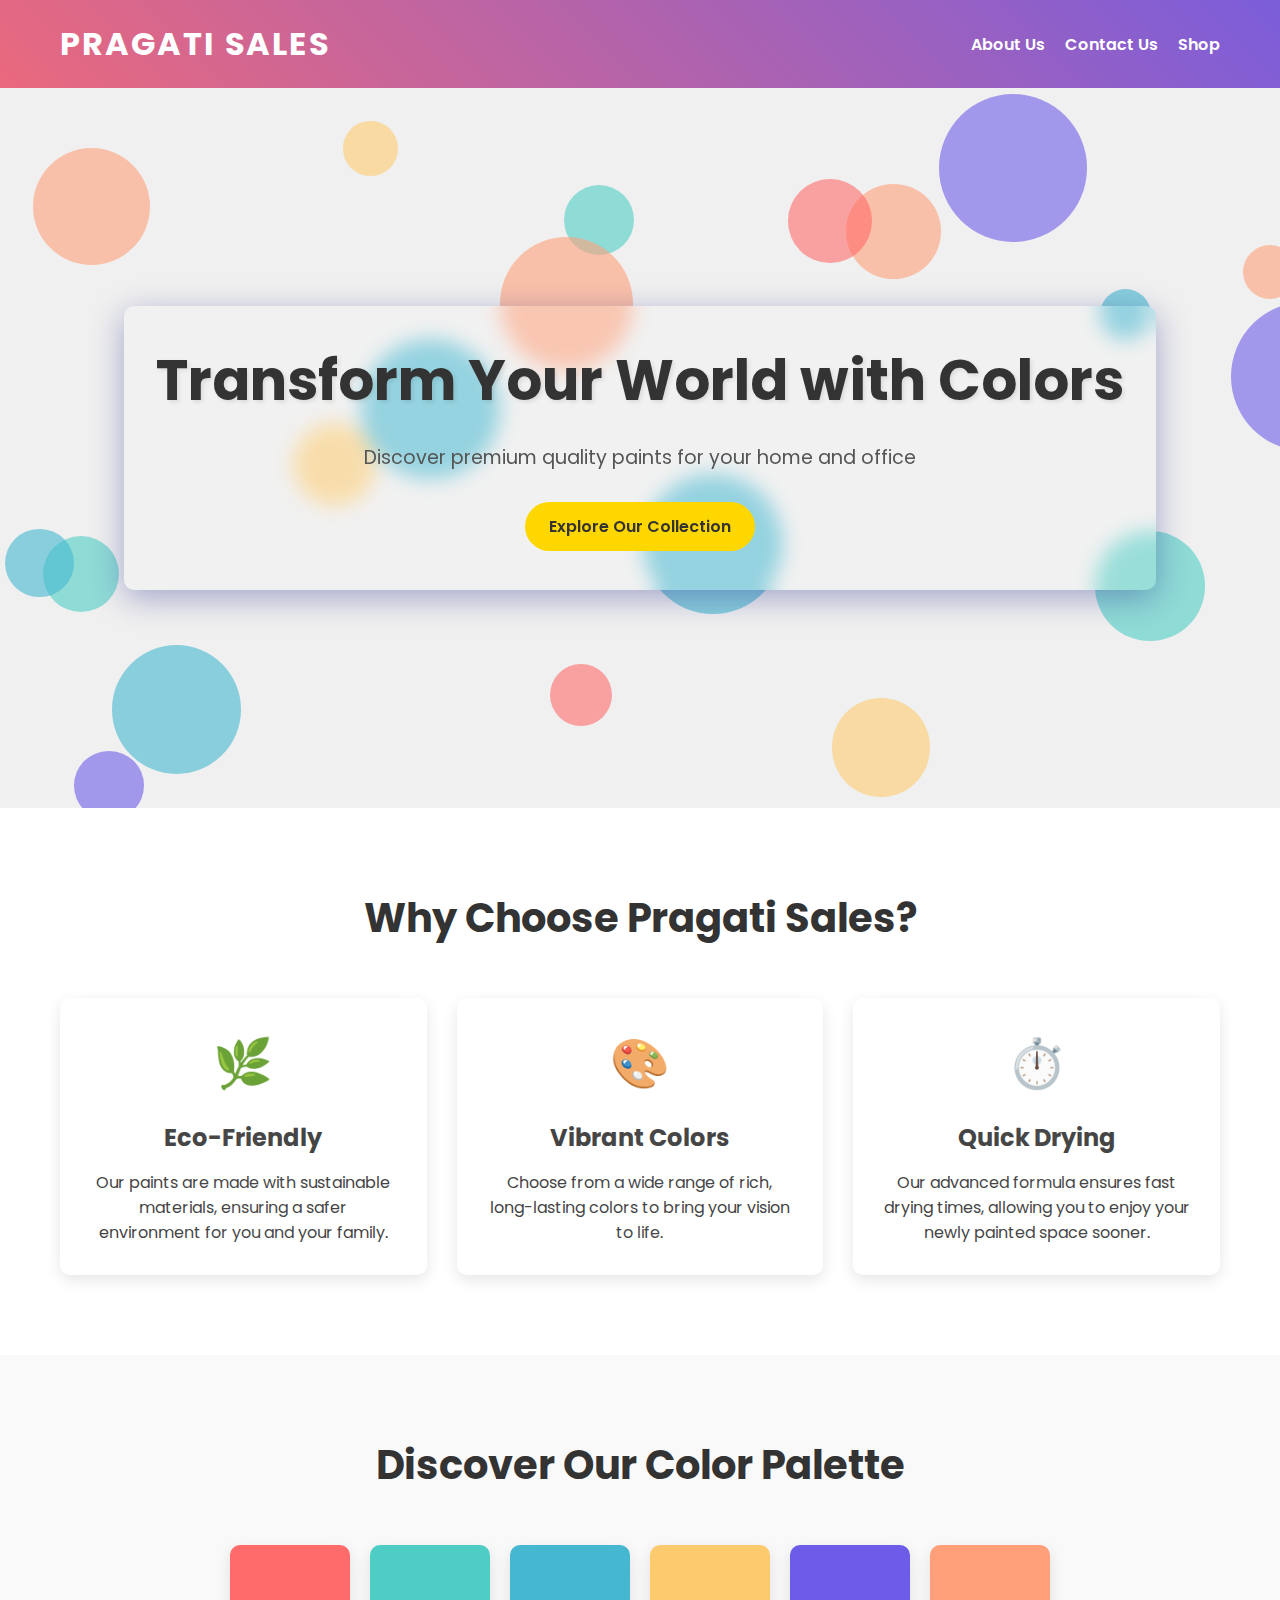
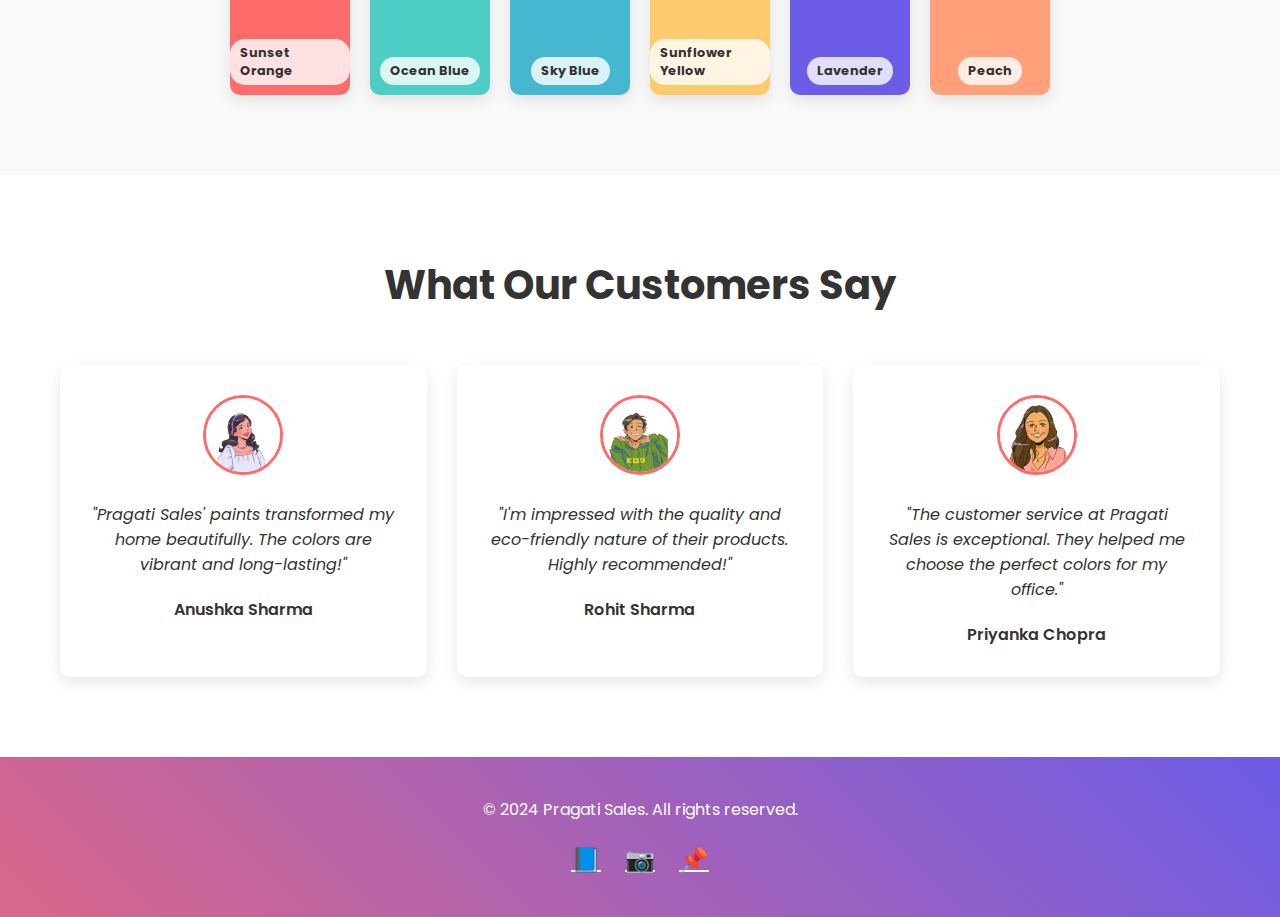
<file: index.html>
<!DOCTYPE html>
<html lang="en">
<head>
    <meta charset="UTF-8">
    <meta name="viewport" content="width=device-width, initial-scale=1.0">
    <title>Pragati Sales - A World of Colors</title>
    <link rel="stylesheet" href="style.css">
</head>
<body>
    <header>
        <div class="container">
            <nav>
                <div class="logo">Pragati Sales</div>
                <div class="nav-links">
                    <a href="./about_us/about_us.html">About Us</a>
                    <a href="./contact_us/contact_us.html">Contact Us</a>
                    <a href="./products/products.html">Shop</a>
                </div>
            </nav>
        </div>
    </header>

    <main>
        <section class="hero">
            <div class="paint-splash" id="paintSplash"></div>
            <div class="hero-content">
                <h1>Transform Your World with Colors</h1>
                <p>Discover premium quality paints for your home and office</p>
                <a href="./products/products.html" class="cta-button">Explore Our Collection</a>
            </div>
        </section>

        <section class="features">
            <div class="container">
                <h2>Why Choose Pragati Sales?</h2>
                <div class="feature-grid">
                    <div class="feature-card">
                        <div class="feature-icon">🌿</div>
                        <h3>Eco-Friendly</h3>
                        <p>Our paints are made with sustainable materials, ensuring a safer environment for you and your family.</p>
                    </div>
                    <div class="feature-card">
                        <div class="feature-icon">🎨</div>
                        <h3>Vibrant Colors</h3>
                        <p>Choose from a wide range of rich, long-lasting colors to bring your vision to life.</p>
                    </div>
                    <div class="feature-card">
                        <div class="feature-icon">⏱️</div>
                        <h3>Quick Drying</h3>
                        <p>Our advanced formula ensures fast drying times, allowing you to enjoy your newly painted space sooner.</p>
                    </div>
                </div>
            </div>
        </section>

        <section class="color-palette">
            <div class="container">
                <h2>Discover Our Color Palette</h2>
                <div class="palette-container" id="colorPalette"></div>
            </div>
        </section>

        <section class="testimonials">
            <div class="container">
                <h2>What Our Customers Say</h2>
                <div class="testimonial-grid">
                    <div class="testimonial-card">
                        <img src="./assets/Anushka_Sharma.png" alt="Customer 1">
                        <p>"Pragati Sales' paints transformed my home beautifully. The colors are vibrant and long-lasting!"</p>
                        <h4>Anushka Sharma</h4>
                    </div>
                    <div class="testimonial-card">
                        <img src="./assets/Rohit_Sharma.png" alt="Customer 2">
                        <p>"I'm impressed with the quality and eco-friendly nature of their products. Highly recommended!"</p>
                        <h4>Rohit Sharma</h4>
                    </div>
                    <div class="testimonial-card">
                        <img src="./assets/Priyanka_Chopra.png" alt="Customer 3">
                        <p>"The customer service at Pragati Sales is exceptional. They helped me choose the perfect colors for my office."</p>
                        <h4>Priyanka Chopra</h4>
                    </div>
                </div>
            </div>
        </section>
    </main>

    <footer>
        <div class="container">
            <p>&copy; 2024 Pragati Sales. All rights reserved.</p>
            <div class="social-links">
                <a href="./products/products.html" aria-label="Shop">📘</a>
                <a href="./about_us/about_us.html" aria-label="About us ">📷</a>             
                <a href="./contact_us/contact_us.html" aria-label="Contact us ">📌</a>
            </div>
        </div>
    </footer>

    <script src="script.js"></script>
</body>
</html>
<!-- .--- . -. .. ... ....  |  ... .... --- -... .... .. - -->
<!-- "From Ideas to Reality" -->
</file>
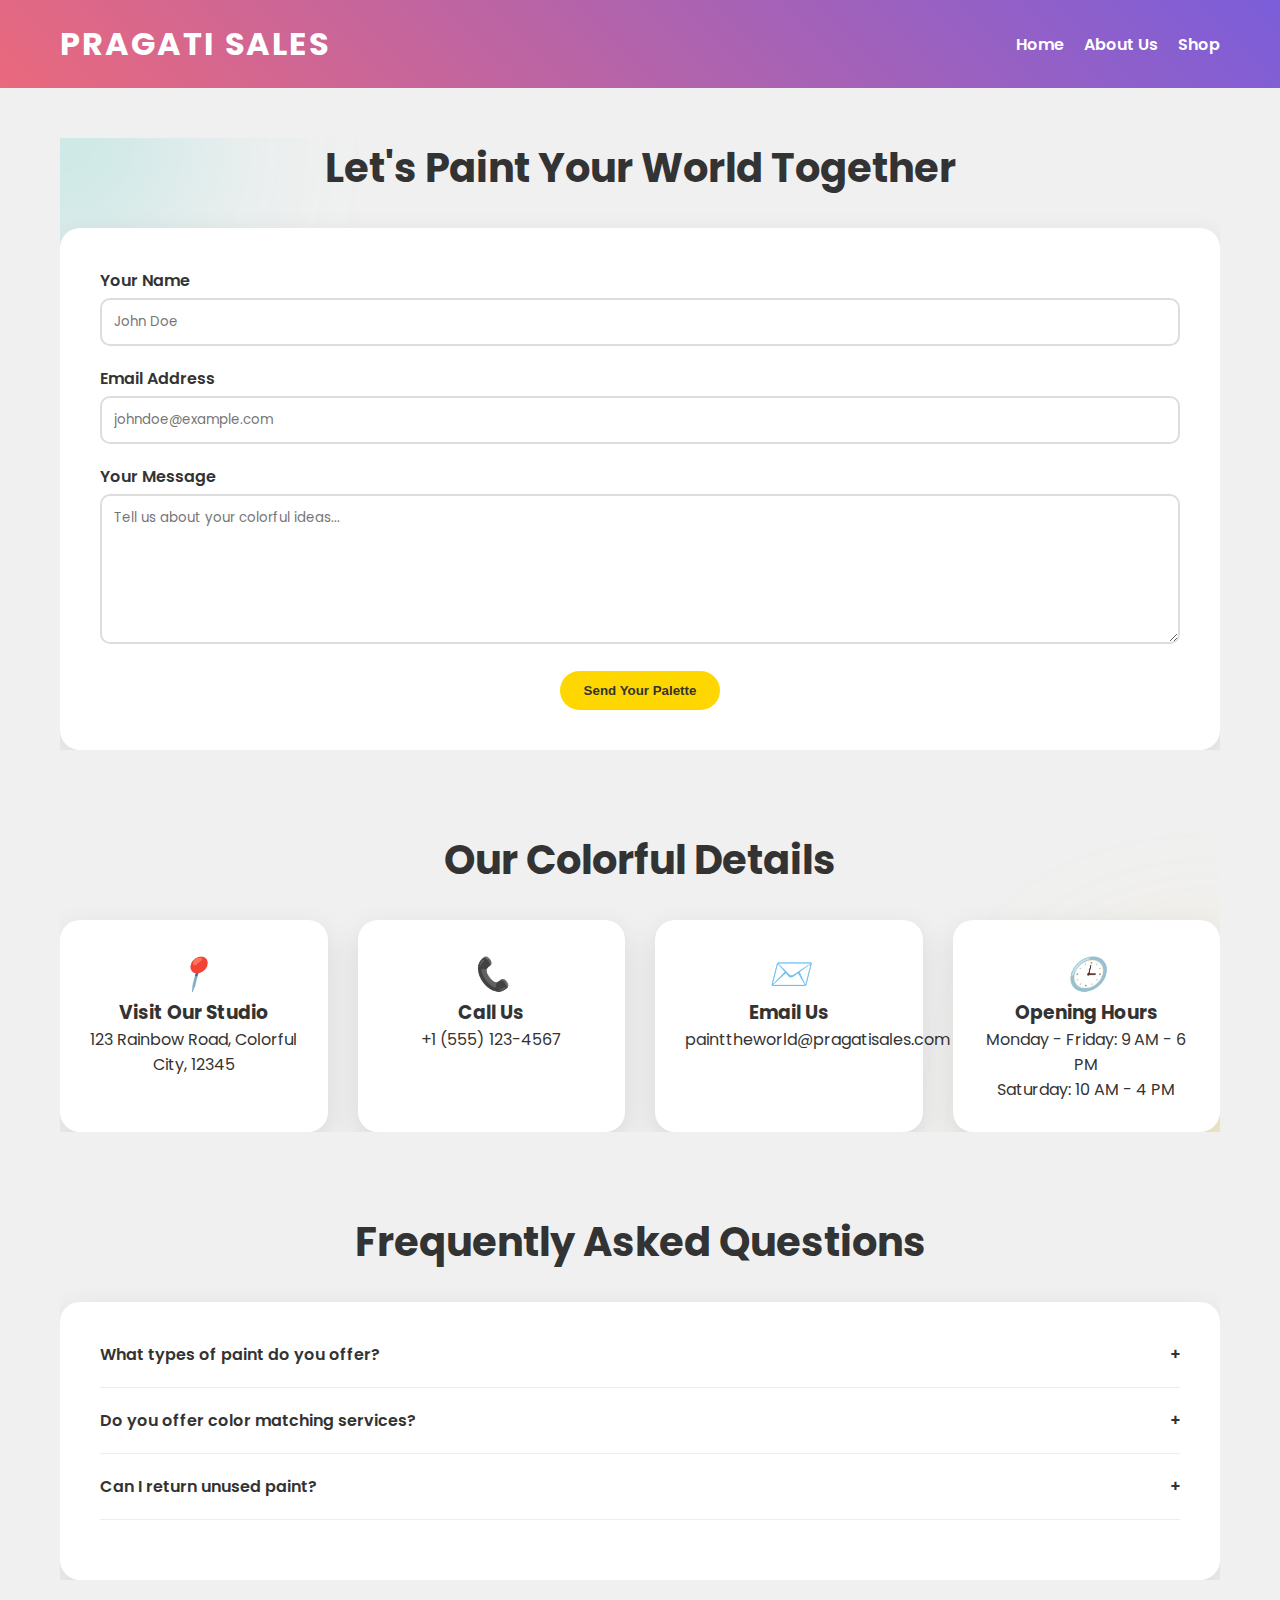
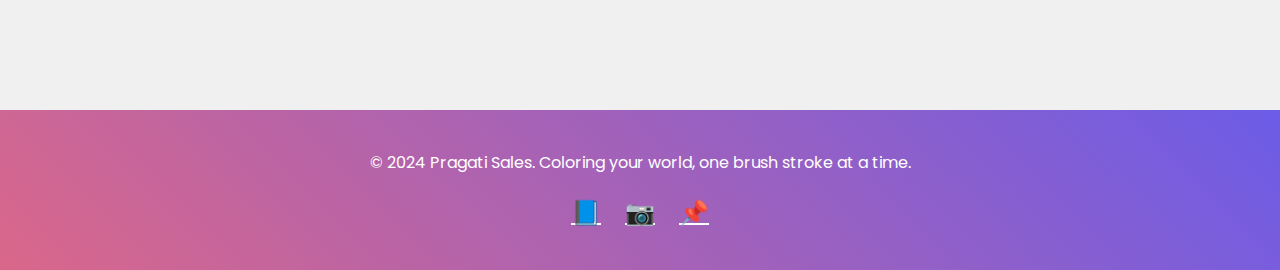
<file: contact_us/contact_us.html>
<!DOCTYPE html>
<html lang="en">
<head>
    <meta charset="UTF-8">
    <meta name="viewport" content="width=device-width, initial-scale=1.0">
    <title>Contact Us - Pragati Sales</title>
    <link rel="stylesheet" href="style.css">
</head>
<body>
    <header>
        <div class="container">
            <nav>
                <div class="logo">Pragati Sales</div>
                <div class="nav-links">
                    <a href="../index.html">Home</a>
                    <a href="../about_us/about_us.html">About Us</a>
                    <a href="../products/products.html">Shop</a>
                </div>
            </nav>
        </div>
    </header>

    <main>
        <div class="container">
            <section class="section">
                <div class="paint-splash splash-1"></div>
                <h1>Let's Paint Your World Together</h1>
                <div class="contact-form">
                    <form>
                        <div class="form-group">
                            <label for="name">Your Name</label>
                            <input type="text" id="name" name="name" required placeholder="John Doe">
                        </div>
                        <div class="form-group">
                            <label for="email">Email Address</label>
                            <input type="email" id="email" name="email" required placeholder="johndoe@example.com">
                        </div>
                        <div class="form-group">
                            <label for="message">Your Message</label>
                            <textarea id="message" name="message" required placeholder="Tell us about your colorful ideas..."></textarea>
                        </div>
                        <button type="submit">Send Your Palette</button>
                    </form>
                </div>
            </section>

            <section class="section">
                <div class="paint-splash splash-2"></div>
                <h2>Our Colorful Details</h2>
                <div class="contact-info">
                    <div class="info-card">
                        <i>📍</i>
                        <h3>Visit Our Studio</h3>
                        <p>123 Rainbow Road, Colorful City, 12345</p>
                    </div>
                    <div class="info-card">
                        <i>📞</i>
                        <h3>Call Us</h3>
                        <p>+1 (555) 123-4567</p>
                    </div>
                    <div class="info-card">
                        <i>✉️</i>
                        <h3>Email Us</h3>
                        <p>painttheworld@pragatisales.com</p>
                    </div>
                    <div class="info-card">
                        <i>🕒</i>
                        <h3>Opening Hours</h3>
                        <p>Monday - Friday: 9 AM - 6 PM</p>
                        <p>Saturday: 10 AM - 4 PM</p>
                    </div>
                </div>
            </section>

            <section class="section">
                <h2>Frequently Asked Questions</h2>
                <div class="faq">
                    <div class="faq-item">
                        <div class="faq-question">
                            What types of paint do you offer?
                            <span>+</span>
                        </div>
                        <div class="faq-answer">
                            We offer a wide range of paints including interior, exterior, specialty, and eco-friendly options. Our collection covers various finishes such as matte, semi-gloss, and high-gloss.
                        </div>
                    </div>
                    <div class="faq-item">
                        <div class="faq-question">
                            Do you offer color matching services?
                            <span>+</span>
                        </div>
                        <div class="faq-answer">
                            Yes, we provide professional color matching services. Bring in a sample, and we'll create a perfect match for your needs.
                        </div>
                    </div>
                    <div class="faq-item">
                        <div class="faq-question">
                            Can I return unused paint?
                            <span>+</span>
                        </div>
                        <div class="faq-answer">
                            We accept returns of unopened paint cans within 30 days of purchase. Custom-mixed colors cannot be returned, so please be sure of your choice before ordering.
                        </div>
                    </div>
                </div>
            </section>
        </div>
    </main>

    <footer>
        <div class="container">
            <p>&copy; 2024 Pragati Sales. Coloring your world, one brush stroke at a time.</p>
            <div class="social-links">
                <a href="../index.html" aria-label="Facebook">📘</a>
                <a href="../products/products.html" aria-label="Instagram">📷</a>
                
                <a href="../about_us/about_us.html" aria-label="About_Us">📌</a>
            </div>
        </div>
    </footer>
    <script src="script.js"></script>
</body>
</html>
</file>
<file: style.css>
@import url('https://fonts.googleapis.com/css2?family=Poppins:wght@300;400;600;700&display=swap');

* {
    margin: 0;
    padding: 0;
    box-sizing: border-box;
}

body {
    font-family: 'Poppins', sans-serif;
    background: #f0f0f0;
    color: #333;
    overflow-x: hidden;
}

.container {
    max-width: 1200px;
    margin: 0 auto;
    padding: 0 20px;
}

header {
    background: linear-gradient(45deg, #FF6B6B, #6C5CE7, #4ECDC4, #FFD93D);
    background-size: 400% 400%;
    animation: gradientBG 15s ease infinite;
    color: white;
    padding: 20px 0;
    position: relative;
    overflow: hidden;
}

@keyframes gradientBG {
    0% { background-position: 0% 50%; }
    50% { background-position: 100% 50%; }
    100% { background-position: 0% 50%; }
}

nav {
    display: flex;
    justify-content: space-between;
    align-items: center;
}

.logo {
    font-size: 2rem;
    font-weight: 700;
    text-transform: uppercase;
    letter-spacing: 2px;
}

.nav-links {
    display: flex;
    gap: 20px;
}

.nav-links a {
    color: white;
    text-decoration: none;
    font-weight: 600;
    transition: all 0.3s ease;
}

.nav-links a:hover {
    color: #FFD700;
    text-shadow: 0 0 10px rgba(255, 215, 0, 0.5);
}

.hero {
    min-height: 80vh;
    display: flex;
    align-items: center;
    justify-content: center;
    text-align: center;
    position: relative;
    overflow: hidden;
}

.hero-content {
    z-index: 1;
    padding: 2rem;
    border-radius: 10px;
    background: rgba(255, 255, 255, 0.1);
    backdrop-filter: blur(10px);
    box-shadow: 0 8px 32px rgba(31, 38, 135, 0.37);
}

.hero h1 {
    font-size: 3.5rem;
    margin-bottom: 20px;
    color: #333;
    text-shadow: 2px 2px 4px rgba(0,0,0,0.1);
}

.hero p {
    font-size: 1.2rem;
    margin-bottom: 30px;
    color: #555;
}

.cta-button {
    display: inline-block;
    background: #FFD700;
    color: #333;
    padding: 12px 24px;
    border-radius: 30px;
    text-decoration: none;
    font-weight: 600;
    transition: all 0.3s ease;
    position: relative;
    overflow: hidden;
}

.cta-button:before {
    content: '';
    position: absolute;
    top: 0;
    left: -100%;
    width: 100%;
    height: 100%;
    background: linear-gradient(120deg, transparent, rgba(255, 255, 255, 0.3), transparent);
    transition: all 0.5s;
}

.cta-button:hover:before {
    left: 100%;
}

.cta-button:hover {
    background: #FFA500;
    color: #fff;
    box-shadow: 0 5px 15px rgba(0, 0, 0, 0.1);
}

.features {
    padding: 80px 0;
    background: white;
}

.features h2 {
    text-align: center;
    font-size: 2.5rem;
    margin-bottom: 50px;
    color: #333;
}

.feature-grid {
    display: grid;
    grid-template-columns: repeat(auto-fit, minmax(250px, 1fr));
    gap: 30px;
}

.feature-card {
    background: #fff;
    border-radius: 10px;
    padding: 30px;
    text-align: center;
    box-shadow: 0 5px 15px rgba(0, 0, 0, 0.1);
    transition: all 0.3s ease;
    position: relative;
    overflow: hidden;
}

.feature-card:before {
    content: '';
    position: absolute;
    top: -50%;
    left: -50%;
    width: 200%;
    height: 200%;
    background: linear-gradient(45deg, transparent, rgba(255, 255, 255, 0.1), transparent);
    transform: rotate(45deg);
    transition: all 0.5s;
}

.feature-card:hover:before {
    left: 100%;
    top: 100%;
}

.feature-card:hover {
    transform: translateY(-10px);
    box-shadow: 0 15px 30px rgba(0, 0, 0, 0.2);
}

.feature-icon {
    font-size: 3rem;
    margin-bottom: 20px;
    color: #FF6B6B;
}

.feature-card h3 {
    font-size: 1.5rem;
    margin-bottom: 15px;
    color: #333;
}

.color-palette {
    padding: 80px 0;
    background: #f9f9f9;
}

.color-palette h2 {
    text-align: center;
    font-size: 2.5rem;
    margin-bottom: 50px;
    color: #333;
}

.palette-container {
    display: flex;
    justify-content: center;
    gap: 20px;
    flex-wrap: wrap;
}

.color-swatch {
    width: 120px;
    height: 150px;
    border-radius: 10px;
    cursor: pointer;
    transition: all 0.3s ease;
    display: flex;
    flex-direction: column;
    justify-content: flex-end;
    align-items: center;
    padding-bottom: 10px;
    box-shadow: 0 5px 15px rgba(0, 0, 0, 0.1);
}

.color-swatch:hover {
    transform: scale(1.1) rotate(5deg);
    box-shadow: 0 15px 30px rgba(0, 0, 0, 0.2);
}

.color-name {
    background: rgba(255, 255, 255, 0.8);
    padding: 5px 10px;
    border-radius: 15px;
    font-size: 0.8rem;
    font-weight: bold;
}

.testimonials {
    padding: 80px 0;
    background: white;
}

.testimonials h2 {
    text-align: center;
    font-size: 2.5rem;
    margin-bottom: 50px;
    color: #333;
}

.testimonial-grid {
    display: grid;
    grid-template-columns: repeat(auto-fit, minmax(300px, 1fr));
    gap: 30px;
}

.testimonial-card {
    background: #fff;
    border-radius: 10px;
    padding: 30px;
    text-align: center;
    box-shadow: 0 5px 15px rgba(0, 0, 0, 0.1);
    transition: all 0.3s ease;
}

.testimonial-card:hover {
    transform: translateY(-10px);
    box-shadow: 0 15px 30px rgba(0, 0, 0, 0.2);
}

.testimonial-card img {
    width: 80px;
    height: 80px;
    border-radius: 50%;
    margin-bottom: 20px;
    border: 3px solid #FF6B6B;
}

.testimonial-card p {
    font-style: italic;
    margin-bottom: 20px;
}

.testimonial-card h4 {
    font-weight: 600;
    color: #333;
}

footer {
    background: linear-gradient(45deg, #FF6B6B, #6C5CE7, #4ECDC4, #FFD93D);
    background-size: 400% 400%;
    animation: gradientBG 15s ease infinite;
    color: white;
    padding: 40px 0;
    text-align: center;
}

.social-links {
    margin-top: 20px;
}

.social-links a {
    color: white;
    font-size: 1.5rem;
    margin: 0 10px;
    transition: all 0.3s ease;
}

.social-links a:hover {
    color: #FFD700;
    transform: scale(1.2);
}

.paint-splash {
    position: absolute;
    width: 100%;
    height: 100%;
    top: 0;
    left: 0;
    pointer-events: none;
}

.splash {
    position: absolute;
    border-radius: 50%;
    opacity: 0.6;
    animation: splash 10s infinite;
}

@keyframes splash {
    0%, 100% { transform: scale(1); }
    50% { transform: scale(1.1); }
}
</file>
<file: contact_us/style.css>
@import url('https://fonts.googleapis.com/css2?family=Poppins:wght@300;400;600;700&display=swap');

        * {
            margin: 0;
            padding: 0;
            box-sizing: border-box;
        }

        body {
            font-family: 'Poppins', sans-serif;
            background: #f0f0f0;
            color: #333;
            overflow-x: hidden;
        }

        .container {
            max-width: 1200px;
            margin: 0 auto;
            padding: 0 20px;
        }

        header {
            background: linear-gradient(45deg, #FF6B6B, #6C5CE7, #4ECDC4, #FFD93D);
            background-size: 400% 400%;
            animation: gradientBG 15s ease infinite;
            color: white;
            padding: 20px 0;
        }

        @keyframes gradientBG {
            0% { background-position: 0% 50%; }
            50% { background-position: 100% 50%; }
            100% { background-position: 0% 50%; }
        }

        nav {
            display: flex;
            justify-content: space-between;
            align-items: center;
        }

        .logo {
            font-size: 2rem;
            font-weight: 700;
            text-transform: uppercase;
            letter-spacing: 2px;
        }

        .nav-links {
            display: flex;
            gap: 20px;
        }

        .nav-links a {
            color: white;
            text-decoration: none;
            font-weight: 600;
            transition: all 0.3s ease;
        }

        .nav-links a:hover {
            color: #FFD700;
            text-shadow: 0 0 10px rgba(255, 215, 0, 0.5);
        }

        main {
            padding: 50px 0;
        }

        .section {
            margin-bottom: 80px;
            position: relative;
            overflow: hidden;
        }

        h1, h2 {
            font-size: 2.5rem;
            margin-bottom: 30px;
            text-align: center;
            color: #333;
        }

        .paint-splash {
            position: absolute;
            width: 200px;
            height: 200px;
            background: #FF6B6B;
            border-radius: 50%;
            filter: blur(100px);
            opacity: 0.5;
            z-index: -1;
        }

        .splash-1 {
            top: -100px;
            left: -100px;
            background: #4ECDC4;
        }

        .splash-2 {
            bottom: -100px;
            right: -100px;
            background: #FFD93D;
        }

        .contact-form {
            background: white;
            padding: 40px;
            border-radius: 20px;
            box-shadow: 0 10px 30px rgba(0, 0, 0, 0.1);
            position: relative;
            overflow: hidden;
        }

        .form-group {
            margin-bottom: 20px;
        }

        label {
            display: block;
            margin-bottom: 5px;
            font-weight: 600;
        }

        input, textarea {
            width: 100%;
            padding: 12px;
            border: 2px solid #ddd;
            border-radius: 10px;
            font-family: 'Poppins', sans-serif;
            transition: all 0.3s ease;
        }

        input:focus, textarea:focus {
            border-color: #6C5CE7;
            box-shadow: 0 0 10px rgba(108, 92, 231, 0.1);
        }

        textarea {
            height: 150px;
        }

        button {
            background: #FFD700;
            color: #333;
            border: none;
            padding: 12px 24px;
            border-radius: 30px;
            cursor: pointer;
            font-weight: 600;
            transition: all 0.3s ease;
            display: block;
            margin: 0 auto;
        }

        button:hover {
            background: #FFA500;
            color: white;
            transform: translateY(-3px);
            box-shadow: 0 5px 15px rgba(255, 165, 0, 0.3);
        }

        .contact-info {
            display: flex;
            justify-content: space-around;
            flex-wrap: wrap;
            gap: 30px;
        }

        .info-card {
            background: white;
            padding: 30px;
            border-radius: 20px;
            box-shadow: 0 10px 30px rgba(0, 0, 0, 0.1);
            text-align: center;
            flex: 1;
            min-width: 200px;
            transition: all 0.3s ease;
        }

        .info-card:hover {
            transform: translateY(-10px);
            box-shadow: 0 15px 40px rgba(0, 0, 0, 0.2);
        }

        .info-card i {
            font-size: 2rem;
            margin-bottom: 15px;
            color: #6C5CE7;
        }

        .faq {
            background: white;
            padding: 40px;
            border-radius: 20px;
            box-shadow: 0 10px 30px rgba(0, 0, 0, 0.1);
        }

        .faq-item {
            margin-bottom: 20px;
            border-bottom: 1px solid #eee;
            padding-bottom: 20px;
        }

        .faq-question {
            font-weight: 600;
            cursor: pointer;
            display: flex;
            justify-content: space-between;
            align-items: center;
        }

        .faq-answer {
            margin-top: 10px;
            display: none;
        }

        footer {
            background: linear-gradient(45deg, #FF6B6B, #6C5CE7, #4ECDC4, #FFD93D);
            background-size: 400% 400%;
            animation: gradientBG 15s ease infinite;
            color: white;
            padding: 40px 0;
            text-align: center;
        }

        .social-links {
            margin-top: 20px;
        }

        .social-links a {
            color: white;
            font-size: 1.5rem;
            margin: 0 10px;
            transition: all 0.3s ease;
        }

        .social-links a:hover {
            color: #FFD700;
            transform: scale(1.2);
        }

        @media (max-width: 768px) {
            .contact-info {
                flex-direction: column;
            }
        }
</file>
